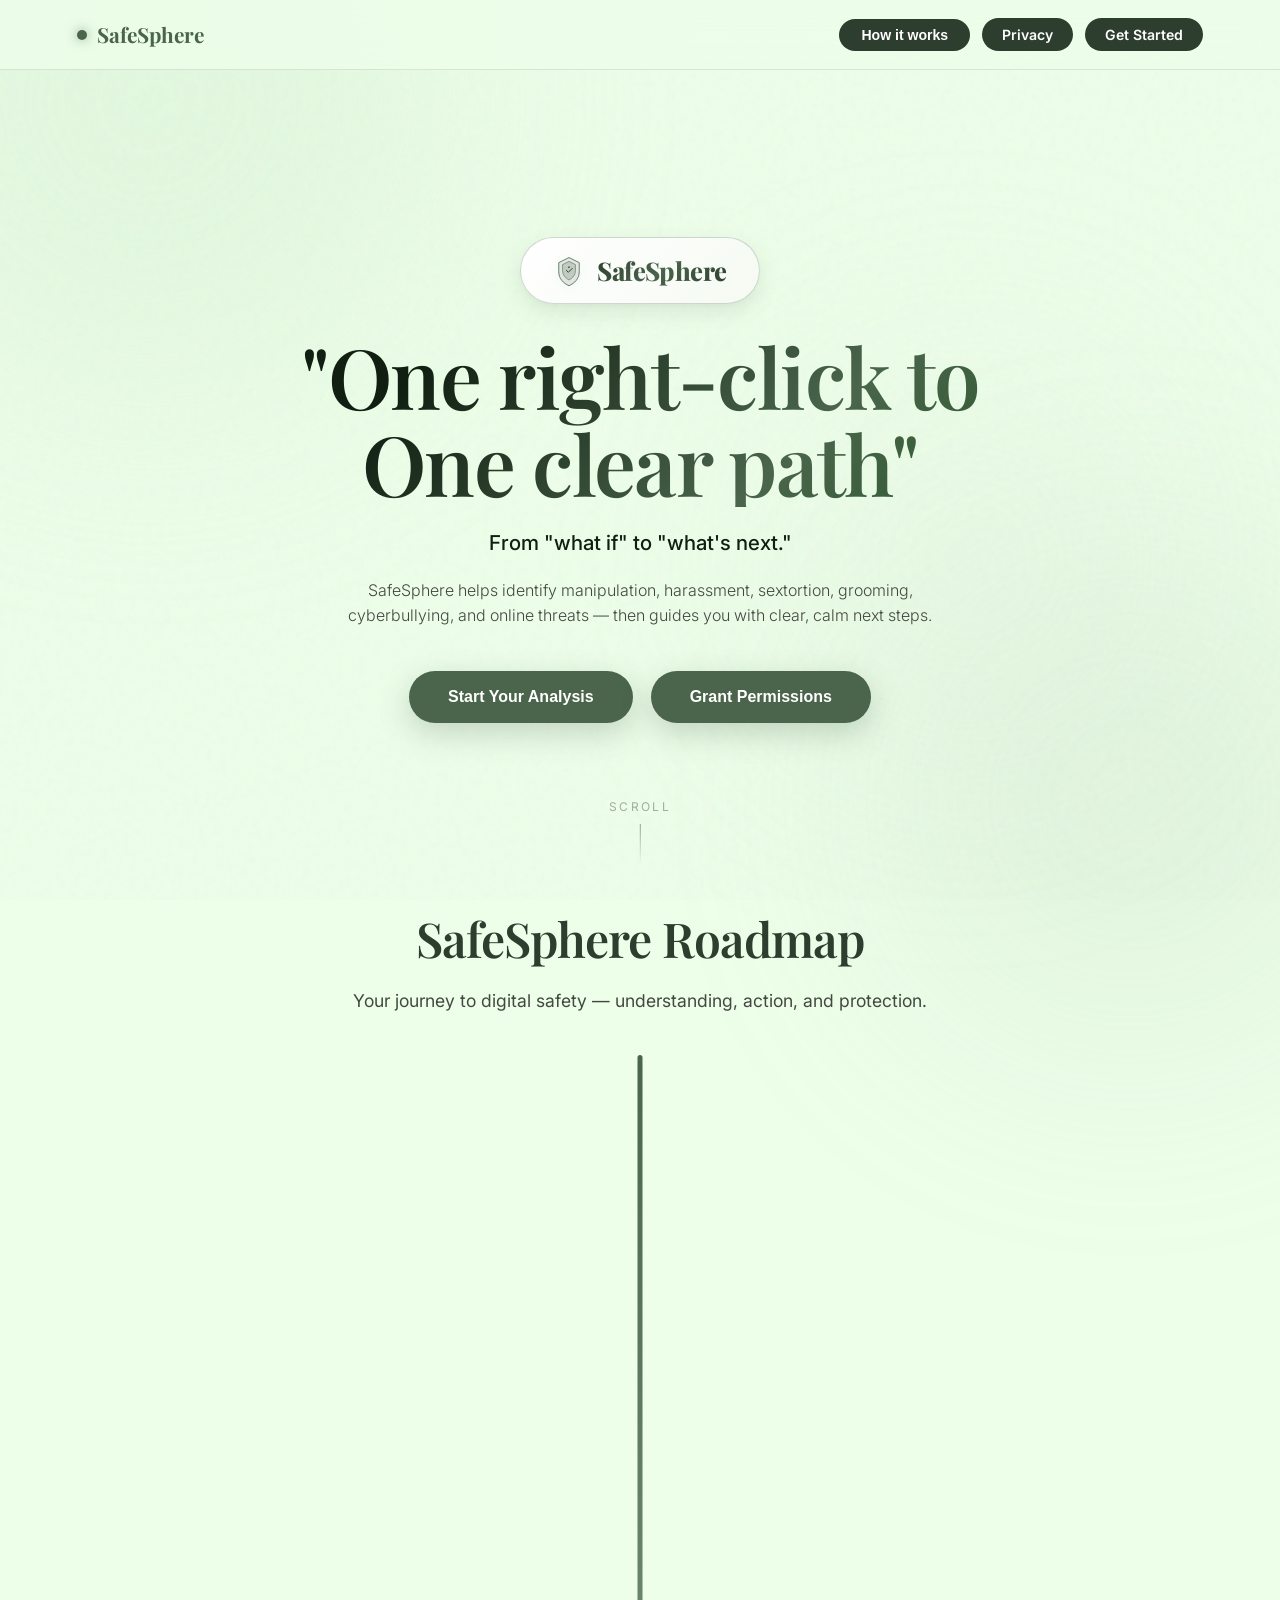
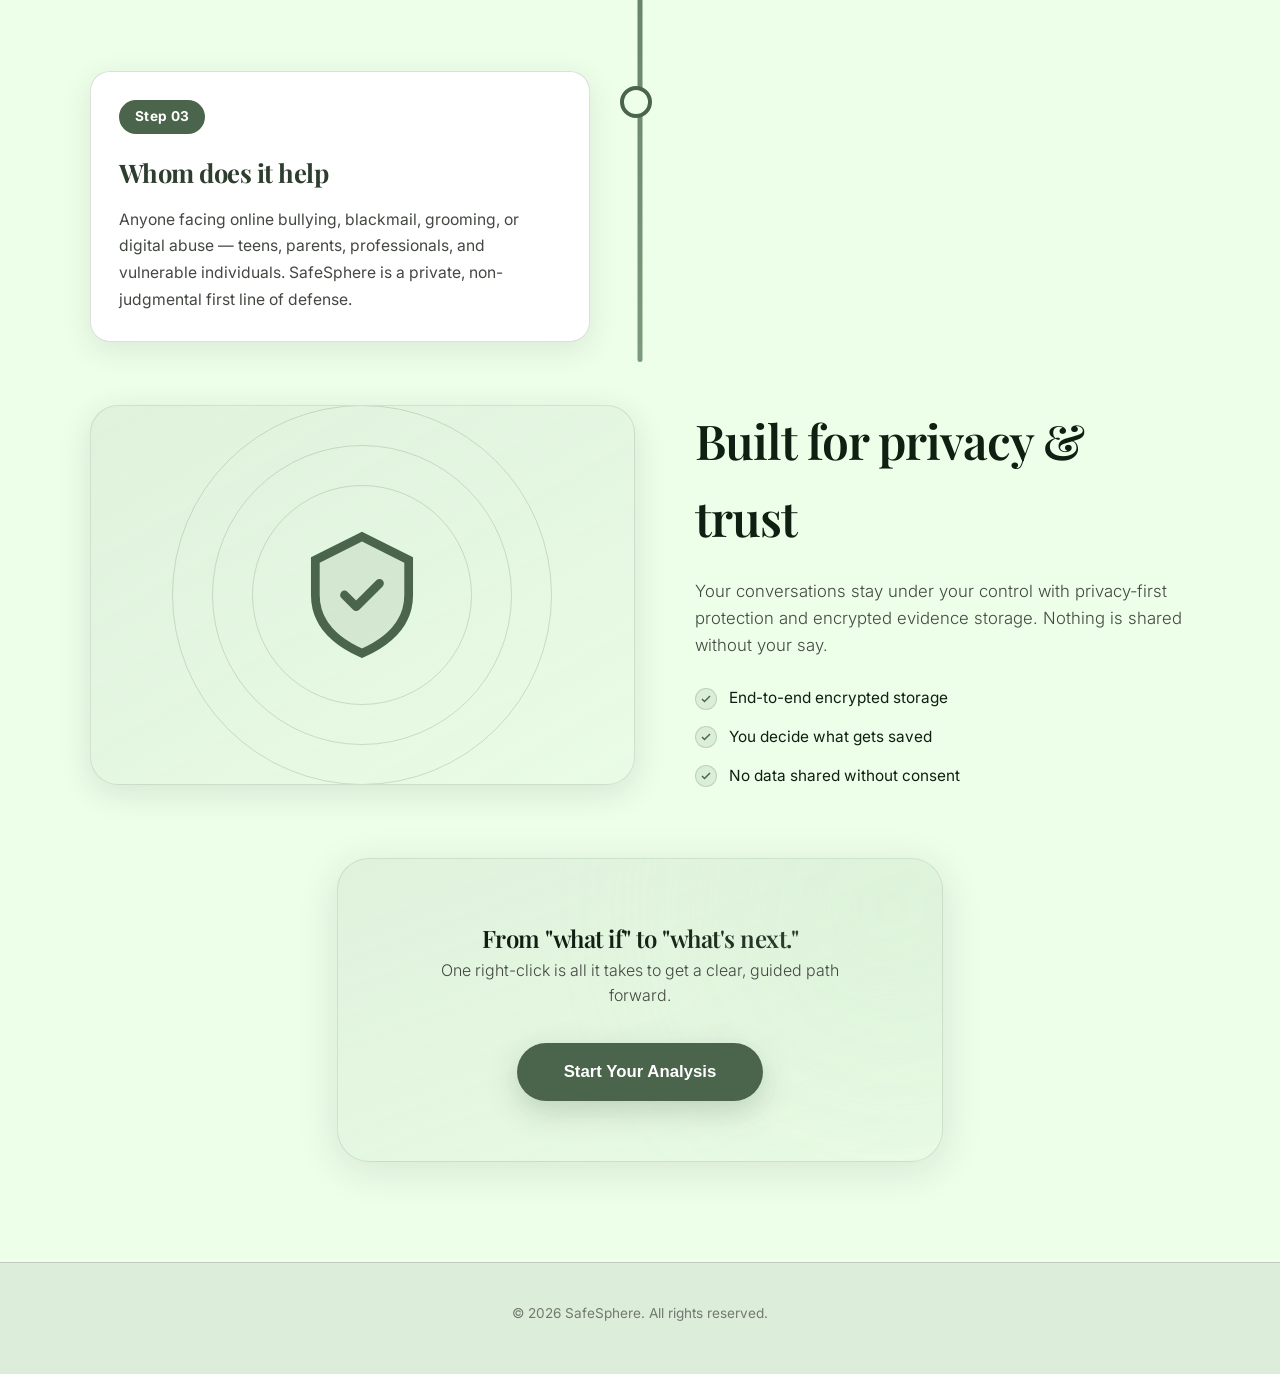
<file: public/index.html>
<!DOCTYPE html>
<html lang="en">
<head>
<meta charset="UTF-8" />
<meta name="viewport" content="width=device-width, initial-scale=1.0" />
<title>SafeSphere — AI-Powered Digital Safety Assistant</title>
<link rel="preconnect" href="https://fonts.googleapis.com">
<link rel="preconnect" href="https://fonts.gstatic.com" crossorigin>
<link href="https://fonts.googleapis.com/css2?family=Space+Grotesk:wght@400;500;600;700&family=Inter:wght@300;400;500;600&family=Playfair+Display:wght@500;600;700;800&family=Source+Serif+4:ital,wght@0,400;0,600;1,400&display=swap" rel="stylesheet">
<link href="https://fonts.googleapis.com/css2?family=Material+Symbols+Outlined:wght,FILL@100..700,0..1&display=swap" rel="stylesheet">
<style>
  /* ===== SafeSphere Light Green Palette ===== */
  :root {
    --primary:        #4a654b;
    --primary-dark:   #2d3d2e;
    --primary-light:  #7d9a7d;
    --primary-soft:   #ccebca;
    --primary-fixed:  #b0ceaf;
    --surface:        #edfee9;
    --surface-low:    #e8f8e4;
    --surface-mid:    #e2f3de;
    --surface-high:   #dcedd9;
    --surface-highest:#d7e7d3;
    --surface-white:  #ffffff;
    --on-surface:     #111f12;
    --on-surface-var: #434841;
    --outline:        #737971;
    --outline-var:    #c3c8bf;
    --glass-border:   rgba(74,101,75,0.15);
    --shadow:         rgba(45,59,45,0.12);
  }

  * { margin:0; padding:0; box-sizing:border-box; }
  html { scroll-behavior:smooth; scrollbar-width:none; -ms-overflow-style:none; }
  html::-webkit-scrollbar, body::-webkit-scrollbar { display:none; }

  body {
    font-family: 'Inter', sans-serif;
    background: var(--surface);
    color: var(--on-surface);
    overflow-x: hidden;
    line-height: 1.6;
    -webkit-font-smoothing: antialiased;
  }

  h1,h2,h3,h4 {
    font-family: 'Playfair Display', serif;
    font-weight: 600;
    letter-spacing: -0.02em;
  }

  /* ===== Subtle background texture ===== */
  .texture-overlay {
    position: fixed; inset: 0; z-index: 0; pointer-events: none;
    background-image: url("data:image/svg+xml,%3Csvg viewBox='0 0 200 200' xmlns='http://www.w3.org/2000/svg'%3E%3Cfilter id='noiseFilter'%3E%3CfeTurbulence type='fractalNoise' baseFrequency='0.65' numOctaves='3' stitchTiles='stitch'/%3E%3C/filter%3E%3Crect width='100%25' height='100%25' filter='url(%23noiseFilter)'/%3E%3C/svg%3E");
    opacity: 0.04;
    mix-blend-mode: multiply;
  }

  /* Soft background orbs in green palette */
  .bg-orb {
    position: fixed; border-radius: 50%;
    filter: blur(120px); opacity: 0.3;
    pointer-events: none; z-index: 0;
  }
  .orb-1 { width:600px; height:600px; background:var(--primary-soft); top:-200px; left:-150px; animation:float1 22s ease-in-out infinite; }
  .orb-2 { width:500px; height:500px; background:var(--primary-fixed); bottom:-150px; right:-100px; opacity:0.18; animation:float2 26s ease-in-out infinite; }
  .orb-3 { width:400px; height:400px; background:var(--surface-high); top:40%; left:60%; opacity:0.2; animation:float1 30s ease-in-out infinite reverse; }

  @keyframes float1 { 0%,100%{ transform:translate(0,0) scale(1); } 50%{ transform:translate(60px,80px) scale(1.1); } }
  @keyframes float2 { 0%,100%{ transform:translate(0,0) scale(1); } 50%{ transform:translate(-50px,-60px) scale(1.15); } }

  /* ===== Nav with Button-style Links ===== */
  nav {
    position: fixed; top:0; left:0; right:0; z-index:100;
    display: flex; align-items:center; justify-content:space-between;
    padding: 18px 6vw;
    background: rgba(237,254,233,0.85);
    backdrop-filter: blur(16px);
    border-bottom: 1px solid var(--glass-border);
    transition: padding 0.3s ease, background 0.3s ease;
  }

  .logo {
    font-family: 'Playfair Display', serif;
    font-size: 1.3rem; font-weight: 700;
    display: flex; align-items:center; gap:10px;
    color: var(--primary);
  }
  .logo-dot {
    width:10px; height:10px; border-radius:50%;
    background: var(--primary);
    box-shadow: 0 0 12px rgba(74,101,75,0.6);
    animation: pulse 2.4s ease-in-out infinite;
  }
  @keyframes pulse {
    0%,100%{ box-shadow:0 0 8px rgba(74,101,75,0.5); transform:scale(1); }
    50%{ box-shadow:0 0 22px rgba(74,101,75,0.8); transform:scale(1.25); }
  }

  .nav-right {
    display: flex;
    align-items: center;
    gap: 12px;
  }

  .nav-link-btn {
    padding: 8px 20px;
    border-radius: 30px;
    background: var(--primary-dark);
    color: #ffffff;
    font-weight: 600;
    font-size: 0.88rem;
    text-decoration: none;
    cursor: pointer;
    transition: all 0.25s ease;
    border: none;
    font-family: 'Inter', sans-serif;
  }

  .nav-link-btn:hover {
    background: #1f2e20;
    transform: translateY(-2px);
    box-shadow: 0 8px 20px rgba(74,101,75,0.3);
  }

  .nav-cta {
    padding: 8px 22px;
    border-radius: 30px;
    background: var(--primary-dark);
    color: #ffffff;
    font-weight: 600;
    font-size: 0.88rem;
    border: none;
    cursor: pointer;
    transition: transform 0.25s ease, box-shadow 0.25s ease, background 0.25s ease;
  }
  .nav-cta:hover {
    transform: translateY(-2px);
    box-shadow: 0 8px 24px rgba(74,101,75,0.35);
    background: #1f2e20;
  }

  /* ===== Hero with Enhanced SafeSphere Logo Button ===== */
  .hero {
    position: relative; z-index: 2;
    min-height: 100vh;
    display: flex; flex-direction:column; align-items:center; justify-content:center;
    text-align: center;
    padding: 140px 6vw 80px;
  }

  .safesphere-logo-btn {
    display: inline-flex;
    align-items: center;
    justify-content: center;
    gap: 12px;
    background: linear-gradient(135deg, #ffffff 0%, #f5faf2 100%);
    backdrop-filter: blur(8px);
    padding: 12px 32px;
    border-radius: 60px;
    margin-bottom: 28px;
    border: 1px solid rgba(74,101,75,0.25);
    box-shadow: 0 8px 20px rgba(74,101,75,0.12), 0 2px 6px rgba(0,0,0,0.03);
    transition: all 0.4s cubic-bezier(0.2, 0.9, 0.4, 1.1);
    cursor: default;
    position: relative;
    overflow: hidden;
  }

  .safesphere-logo-btn::before {
    content: '';
    position: absolute;
    top: 0;
    left: -100%;
    width: 100%;
    height: 100%;
    background: linear-gradient(90deg, transparent, rgba(74,101,75,0.08), transparent);
    transition: left 0.6s ease;
  }

  .safesphere-logo-btn:hover::before {
    left: 100%;
  }

  .safesphere-logo-btn:hover {
    transform: translateY(-3px);
    box-shadow: 0 16px 32px rgba(74,101,75,0.18), 0 4px 12px rgba(0,0,0,0.05);
    border-color: rgba(74,101,75,0.4);
  }

  .logo-shield-icon {
    width: 32px;
    height: 32px;
    filter: drop-shadow(0 2px 4px rgba(74,101,75,0.15));
    animation: gentleFloat 3s ease-in-out infinite;
  }

  @keyframes gentleFloat {
    0%, 100% { transform: translateY(0px); }
    50% { transform: translateY(-3px); }
  }

  .logo-shield-icon svg {
    width: 100%;
    height: 100%;
  }

  .logo-text-large {
    font-size: 1.6rem;
    font-family: 'Playfair Display', serif;
    font-weight: 800;
    background: linear-gradient(135deg, #2d3d2e 0%, #4a654b 50%, #2d3d2e 100%);
    -webkit-background-clip: text;
    background-clip: text;
    color: transparent;
    letter-spacing: -0.02em;
  }

  .hero h1 {
    font-size: clamp(2.6rem, 7vw, 5.2rem);
    line-height: 1.05;
    max-width: 14ch;
    background: linear-gradient(135deg, var(--on-surface) 20%, var(--primary) 70%, #2D5A2E 100%);
    -webkit-background-clip: text;
    background-clip: text;
    color: transparent;
    opacity: 0;
    animation: fadeUp 0.9s ease forwards;
    animation-delay: 0.2s;
    margin-top: 0;
    margin-bottom: 20px;
  }

  .hero .tagline {
    margin-top: 0;
    font-size: clamp(1rem, 1.6vw, 1.35rem);
    color: var(--on-surface);
    font-weight: 500;
    opacity: 0;
    animation: fadeUp 0.9s ease forwards;
    animation-delay: 0.35s;
  }

  .hero .subtext {
    margin-top: 18px;
    max-width: 640px;
    color: var(--on-surface-var);
    font-size: 1rem;
    font-weight: 300;
    opacity: 0;
    animation: fadeUp 0.9s ease forwards;
    animation-delay: 0.5s;
  }

  .hero-actions {
    margin-top: 42px;
    display: flex;
    gap: 18px;
    flex-wrap: wrap;
    justify-content: center;
    opacity: 0;
    animation: fadeUp 0.9s ease forwards;
    animation-delay: 0.65s;
  }

  @keyframes fadeUp {
    from {
      opacity: 0;
      transform: translateY(28px);
    }
    to {
      opacity: 1;
      transform: translateY(0);
    }
  }

  .btn-primary {
    padding: 16px 38px;
    border-radius: 40px;
    background: var(--primary);
    color: #ffffff;
    border: 1px solid rgba(74,101,75,0.4);
    cursor: pointer;
    font-weight: 600;
    font-size: 1rem;
    box-shadow: 0 10px 30px rgba(74,101,75,0.25);
    transition: transform 0.3s ease, box-shadow 0.3s ease, background 0.3s ease;
    position: relative;
    overflow: hidden;
  }
  .btn-primary::before {
    content: '';
    position: absolute;
    inset: 0;
    background: linear-gradient(120deg, transparent, rgba(255,255,255,0.4), transparent);
    transform: translateX(-100%);
    transition: transform 0.6s ease;
  }
  .btn-primary:hover::before {
    transform: translateX(100%);
  }
  .btn-primary:hover {
    transform: translateY(-3px);
    box-shadow: 0 14px 36px rgba(74,101,75,0.4);
    background: #334d35;
  }

  .btn-permission {
    padding: 16px 38px;
    border-radius: 40px;
    background: var(--primary);
    color: #ffffff;
    border: 1px solid rgba(74,101,75,0.4);
    cursor: pointer;
    font-weight: 600;
    font-size: 1rem;
    box-shadow: 0 10px 30px rgba(74,101,75,0.25);
    transition: transform 0.3s ease, box-shadow 0.3s ease, background 0.3s ease;
    position: relative;
    overflow: hidden;
  }
  .btn-permission::before {
    content: '';
    position: absolute;
    inset: 0;
    background: linear-gradient(120deg, transparent, rgba(255,255,255,0.4), transparent);
    transform: translateX(-100%);
    transition: transform 0.6s ease;
  }
  .btn-permission:hover::before {
    transform: translateX(100%);
  }
  .btn-permission:hover {
    transform: translateY(-3px);
    box-shadow: 0 14px 36px rgba(74,101,75,0.4);
    background: #334d35;
  }

  .scroll-cue {
    position: absolute;
    bottom: 36px;
    left: 50%;
    transform: translateX(-50%);
    display: flex;
    flex-direction: column;
    align-items: center;
    gap: 8px;
    color: var(--outline);
    font-size: 0.75rem;
    letter-spacing: 0.2em;
    opacity: 0.6;
  }
  .scroll-cue .line {
    width: 1px;
    height: 40px;
    background: linear-gradient(var(--primary), transparent);
    animation: scrollLine 2s ease-in-out infinite;
  }
  @keyframes scrollLine {
    0% {
      transform: scaleY(0);
      transform-origin: top;
      opacity: 0;
    }
    40% {
      transform: scaleY(1);
      transform-origin: top;
      opacity: 1;
    }
    60% {
      transform: scaleY(1);
      transform-origin: bottom;
      opacity: 1;
    }
    100% {
      transform: scaleY(0);
      transform-origin: bottom;
      opacity: 0;
    }
  }

  section { position:relative; z-index:2; }

  .reveal {
    opacity:0; transform:translateY(40px);
    transition: opacity 0.8s ease, transform 0.8s ease;
  }
  .reveal.visible { opacity:1; transform:translateY(0); }

  .roadmap-wrapper {
    background: transparent;
    padding: 0 20px 20px 20px;
    position: relative;
    z-index: 2;
  }

  .roadmap-header {
    text-align: center;
    margin-bottom: 40px;
  }

  .roadmap-header h2 {
    font-size: 3rem;
    color: #2d3d2e;
    margin-bottom: 10px;
  }

  .roadmap-header p {
    color: #434841;
    font-size: 1.1rem;
  }

  .timeline {
    position: relative;
    max-width: 1200px;
    margin: auto;
  }

  .timeline::after {
    content: '';
    position: absolute;
    width: 5px;
    background: linear-gradient(to bottom, #4a654b, #7d9a7d);
    top: 0;
    bottom: 0;
    left: 50%;
    transform: translateX(-50%);
    border-radius: 10px;
  }

  .container {
    padding: 20px 50px;
    position: relative;
    width: 50%;
  }

  .left { left: 0; }
  .right { left: 50%; }

  .container::after {
    content: '';
    position: absolute;
    width: 24px;
    height: 24px;
    background: #edfee9;
    border: 4px solid #4a654b;
    top: 35px;
    border-radius: 50%;
    z-index: 2;
    transition: .3s;
    opacity: 0;
  }

  .container.visible::after {
    opacity: 1;
    transition: opacity 0.4s ease 0.5s;
  }

  .left::after { right: -12px; }
  .right::after { left: -12px; }

  .container:hover::after {
    background: #4a654b;
    box-shadow: 0 0 20px rgba(74,101,75,0.5);
  }

  .flip-wrapper {
    position: relative;
    transform-style: preserve-3d;
    transition: transform 0.85s cubic-bezier(0.23, 1, 0.32, 1), opacity 0.6s ease;
    opacity: 0;
  }

  .left .flip-wrapper {
    transform: rotateY(-80deg) translateX(-30px);
  }

  .right .flip-wrapper {
    transform: rotateY(80deg) translateX(30px);
  }

  .container.visible .flip-wrapper {
    opacity: 1;
    transform: rotateY(0deg) translateX(0);
  }

  .content {
    position: relative;
    padding: 28px;
    background: #ffffff;
    backdrop-filter: blur(0px);
    border: 1px solid rgba(74,101,75,0.2);
    border-radius: 20px;
    box-shadow: 0 8px 30px rgba(45, 59, 45, 0.1);
    transition: transform .35s ease, box-shadow .35s ease;
    overflow: hidden;
  }

  .content:hover {
    transform: translateY(-6px);
    box-shadow: 0 18px 40px rgba(74, 101, 75, 0.15);
    border-color: #4a654b;
  }

  .left .content::before {
    content: "";
    position: absolute;
    top: 28px;
    right: -12px;
    width: 0;
    height: 0;
    border-width: 10px 0 10px 12px;
    border-style: solid;
    border-color: transparent transparent transparent #ffffff;
    filter: drop-shadow(1px 0 0 rgba(74,101,75,0.2));
  }

  .right .content::before {
    content: "";
    position: absolute;
    top: 28px;
    left: -12px;
    width: 0;
    height: 0;
    border-width: 10px 12px 10px 0;
    border-style: solid;
    border-color: transparent #ffffff transparent transparent;
    filter: drop-shadow(-1px 0 0 rgba(74,101,75,0.2));
  }

  .phase {
    display: inline-block;
    padding: 6px 16px;
    border-radius: 50px;
    background: #4a654b;
    color: #ffffff;
    font-size: .85rem;
    font-weight: 700;
    margin-bottom: 18px;
    border: none;
    letter-spacing: 0.3px;
  }

  .content h3 {
    margin-bottom: 14px;
    font-size: 1.6rem;
    color: #2d3d2e;
    font-family: 'Playfair Display', serif;
    font-weight: 700;
  }

  .content p {
    color: #434841;
    line-height: 1.7;
    font-size: 0.98rem;
  }

  .container:nth-child(1) .flip-wrapper { transition-delay: 0s; }
  .container:nth-child(2) .flip-wrapper { transition-delay: 0.15s; }
  .container:nth-child(3) .flip-wrapper { transition-delay: 0.3s; }

  .privacy-section {
    max-width:1100px; margin:0 auto;
    display:grid; grid-template-columns:1.1fr 1fr; gap:60px; align-items:center;
    padding-top: 20px;
    padding-bottom: 40px;
  }

  .privacy-visual {
    position:relative; height:380px; border-radius:28px;
    background: linear-gradient(150deg, rgba(74,101,75,0.08), rgba(204,235,202,0.12));
    border: 1px solid var(--glass-border);
    overflow:hidden;
    display:flex; align-items:center; justify-content:center;
    box-shadow: 0 8px 32px var(--shadow);
  }

  .shield { width:140px; height:160px; position:relative; }
  .shield svg { width:100%; height:100%; }

  .ring {
    position:absolute; border-radius:50%;
    border: 1px solid rgba(74,101,75,0.2);
    animation: ringPulse 4s ease-in-out infinite;
  }
  .ring-1 { width:220px; height:220px; top:50%; left:50%; transform:translate(-50%,-50%); }
  .ring-2 { width:300px; height:300px; top:50%; left:50%; transform:translate(-50%,-50%); animation-delay:1s; }
  .ring-3 { width:380px; height:380px; top:50%; left:50%; transform:translate(-50%,-50%); animation-delay:2s; }

  @keyframes ringPulse {
    0%{ opacity:0.6; transform:translate(-50%,-50%) scale(0.9); }
    50%{ opacity:0.15; transform:translate(-50%,-50%) scale(1.05); }
    100%{ opacity:0.6; transform:translate(-50%,-50%) scale(0.9); }
  }

  .privacy-text h2 { font-size:clamp(2rem,4vw,3rem); margin-bottom:22px; color:var(--on-surface); }
  .privacy-text p { color:var(--on-surface-var); font-size:1.05rem; font-weight:300; margin-bottom:18px; max-width:500px; }

  .privacy-list { list-style:none; margin-top:28px; display:flex; flex-direction:column; gap:14px; }
  .privacy-list li { display:flex; align-items:center; gap:12px; color:var(--on-surface); font-size:0.96rem; }
  .privacy-list li .check {
    width:22px; height:22px; border-radius:50%;
    background: rgba(74,101,75,0.1);
    border: 1px solid rgba(74,101,75,0.2);
    display:flex; align-items:center; justify-content:center; flex-shrink:0;
  }
  .privacy-list li .check svg { width:12px; height:12px; stroke:var(--primary); }

  .cta-section {
    text-align:center; max-width:760px; margin:0 auto;
    padding: 30px 6vw 100px;
  }

  .cta-card {
    border-radius:32px; padding:60px 6vw;
    background: linear-gradient(160deg, rgba(74,101,75,0.08), rgba(204,235,202,0.15));
    border: 1px solid var(--glass-border);
    position:relative; overflow:hidden;
    box-shadow: 0 8px 40px var(--shadow);
  }
  .cta-card::before {
    content:''; position:absolute;
    width:300px; height:300px;
    background: var(--primary-soft); opacity:0.3; filter:blur(100px);
    top:-100px; right:-100px; border-radius:50%;
    animation: float1 18s ease-in-out infinite;
  }
  .cta-card h2 {
    font-size: clamp(1.9rem, 4vw, 2.8rem);
    margin-bottom: 18px;
    position: relative;
    z-index: 2;
    color: var(--on-surface);
  }
  .cta-card p {
    color: var(--on-surface-var);
    font-weight: 300;
    margin-bottom: 34px;
    position: relative;
    z-index: 2;
  }
  .cta-card .btn-primary {
    position: relative;
    z-index: 2;
    font-size: 1.05rem;
    padding: 18px 46px;
  }

  footer {
    text-align:center; padding:40px 6vw 50px;
    color:var(--outline); font-size:0.85rem;
    border-top:1px solid var(--outline-var);
    background: var(--surface-high);
    position:relative; z-index:2;
  }

  /* Cinematic Intro Styles */
  #cinematic-intro {
    position: fixed;
    inset: 0;
    z-index: 9999;
    background: #080f09;
    overflow: hidden;
    display: flex;
    align-items: center;
    justify-content: center;
  }

  #cinematic-intro.fade-out {
    animation: introFadeOut 0.5s ease-in-out forwards;
  }

  @keyframes introFadeOut {
    0%   { opacity: 1; transform: scale(1); }
    100% { opacity: 0; transform: scale(1.05); pointer-events: none; }
  }

  #cosmos-canvas {
    position: absolute;
    inset: 0;
    width: 100%;
    height: 100%;
  }

  .nebula {
    position: absolute;
    border-radius: 50%;
    filter: blur(90px);
    pointer-events: none;
  }
  .nebula-1 {
    width: 600px; height: 600px;
    background: radial-gradient(circle, rgba(74,101,75,0.22) 0%, transparent 70%);
    top: -10%; left: -15%;
    animation: nebulaFloat 18s ease-in-out infinite;
  }
  .nebula-2 {
    width: 500px; height: 500px;
    background: radial-gradient(circle, rgba(125,154,125,0.18) 0%, transparent 70%);
    bottom: -10%; right: -10%;
    animation: nebulaFloat 22s ease-in-out infinite reverse;
  }
  .nebula-3 {
    width: 400px; height: 400px;
    background: radial-gradient(circle, rgba(204,235,202,0.12) 0%, transparent 70%);
    top: 40%; left: 55%;
    animation: nebulaFloat 26s ease-in-out infinite;
  }

  @keyframes nebulaFloat {
    0%,100% { transform: translate(0,0) scale(1); }
    33%      { transform: translate(40px, 60px) scale(1.08); }
    66%      { transform: translate(-30px, 30px) scale(0.94); }
  }

  #tagline-display {
    position: absolute;
    inset: 0;
    display: flex;
    align-items: center;
    justify-content: center;
    flex-direction: column;
    z-index: 10;
    pointer-events: none;
  }

  .tagline-text {
    font-family: 'Playfair Display', serif;
    font-size: clamp(2.4rem, 7vw, 5.5rem);
    font-weight: 700;
    color: transparent;
    background: linear-gradient(135deg, #ccebca 0%, #7d9a7d 40%, #4a654b 80%);
    -webkit-background-clip: text;
    background-clip: text;
    text-align: center;
    letter-spacing: -0.02em;
    line-height: 1.1;
    opacity: 0;
  }

  .tagline-text .letter {
    display: inline-block;
    opacity: 0;
    transform: translateY(20px);
    transition: opacity 0.03s ease, transform 0.05s ease;
  }

  .tagline-text .letter.visible {
    opacity: 1;
    transform: translateY(0);
  }

  .intro-logo {
    position: absolute;
    inset: 0;
    display: flex;
    flex-direction: column;
    align-items: center;
    justify-content: center;
    z-index: 11;
    pointer-events: none;
    opacity: 0;
  }

  .intro-logo-mark {
    width: 80px;
    height: 80px;
    position: relative;
    margin-bottom: 20px;
  }

  .intro-logo-mark svg {
    width: 100%;
    height: 100%;
    filter: drop-shadow(0 0 20px rgba(74,101,75,0.8));
  }

  .intro-logo-name {
    font-family: 'Playfair Display', serif;
    font-size: clamp(2rem, 5vw, 3.6rem);
    font-weight: 700;
    color: transparent;
    background: linear-gradient(135deg, #ccebca 0%, #7d9a7d 50%, #4a654b 100%);
    -webkit-background-clip: text;
    background-clip: text;
    letter-spacing: 0.08em;
    margin-bottom: 16px;
  }

  .intro-logo-tagline {
    font-family: 'Inter', sans-serif;
    font-size: clamp(0.9rem, 2vw, 1.2rem);
    font-weight: 300;
    color: rgba(204,235,202,0.8);
    letter-spacing: 0.25em;
    text-transform: uppercase;
  }

  .portal-ring {
    position: absolute;
    border-radius: 50%;
    border: 1px solid rgba(74,101,75,0.3);
    top: 50%; left: 50%;
    transform: translate(-50%, -50%) scale(0);
    pointer-events: none;
    opacity: 0;
  }

  @media (max-width: 860px) {
    .privacy-section { grid-template-columns:1fr; gap:46px; padding-top: 20px; padding-bottom: 30px; }
    .privacy-visual { height:300px; order:-1; }
    .nav-right { gap: 8px; }
    .nav-link-btn, .nav-cta { padding: 6px 14px; font-size: 0.8rem; }
    .safesphere-logo-btn { padding: 10px 24px; gap: 10px; }
    .logo-shield-icon { width: 28px; height: 28px; }
    .logo-text-large { font-size: 1.3rem; }
    
    .timeline::after { left: 30px; }
    .container {
      width: 100%;
      padding-left: 70px;
      padding-right: 20px;
    }
    .left, .right { left: 0; }
    .container::after { left: 18px; }
    .left .flip-wrapper { transform: rotateY(-60deg) translateX(-20px); }
    .right .flip-wrapper { transform: rotateY(-60deg) translateX(-20px); }
    .left .content::before, .right .content::before {
      left: -12px;
      right: auto;
      border-width: 10px 12px 10px 0;
      border-color: transparent #ffffff transparent transparent;
    }
    .roadmap-header h2 { font-size: 2rem; }
    .roadmap-header p { font-size: 0.95rem; }
    .content h3 { font-size: 1.3rem; }
    .roadmap-wrapper { padding-bottom: 10px; }
    .cta-section { padding: 20px 6vw 80px; }
  }
  @media (max-width: 520px) {
    .hero { padding-top:120px; }
    .content { padding: 20px; }
    .safesphere-logo-btn { padding: 8px 20px; gap: 8px; }
    .logo-shield-icon { width: 24px; height: 24px; }
    .logo-text-large { font-size: 1.1rem; }
    .privacy-section { padding-top: 10px; padding-bottom: 20px; }
    .cta-section { padding: 15px 6vw 60px; }
    .cta-card { padding: 40px 20px; }
    .nav-right { gap: 6px; }
    .nav-link-btn, .nav-cta { padding: 5px 10px; font-size: 0.75rem; }
    .btn-primary, .btn-permission { padding: 12px 24px; font-size: 0.9rem; }
  }
</style>
</head>
<body>

<!-- CINEMATIC INTRO -->
<div id="cinematic-intro">
  <canvas id="cosmos-canvas"></canvas>
  <div class="nebula nebula-1"></div>
  <div class="nebula nebula-2"></div>
  <div class="nebula nebula-3"></div>
  <div class="portal-ring" id="pRing1" style="width:100px;height:100px;"></div>
  <div class="portal-ring" id="pRing2" style="width:200px;height:200px;"></div>
  <div class="portal-ring" id="pRing3" style="width:320px;height:320px;"></div>
  <div id="tagline-display">
    <div class="tagline-text" id="tagline1"></div>
    <div class="tagline-text" id="tagline2" style="display:none;"></div>
  </div>
  <div class="intro-logo" id="intro-logo">
    <div class="intro-logo-mark">
      <svg viewBox="0 0 60 68" fill="none" xmlns="http://www.w3.org/2000/svg">
        <path d="M30 4L54 16V34C54 49 43.5 60 30 66C16.5 60 6 49 6 34V16L30 4Z" fill="rgba(74,101,75,0.15)" stroke="#7d9a7d" stroke-width="2"/>
        <path d="M30 4L54 16V34C54 49 43.5 60 30 66C16.5 60 6 49 6 34V16L30 4Z" fill="none" stroke="rgba(204,235,202,0.5)" stroke-width="0.5"/>
        <path d="M22 34l5 5 11-11" stroke="#ccebca" stroke-width="3" stroke-linecap="round" stroke-linejoin="round"/>
      </svg>
    </div>
    <div class="intro-logo-name">SafeSphere</div>
    <div class="intro-logo-tagline">From What If · To What's Next</div>
  </div>
</div>

<!-- MAIN WEBSITE -->
<div id="main-site">

  <div class="bg-orb orb-1"></div>
  <div class="bg-orb orb-2"></div>
  <div class="bg-orb orb-3"></div>
  <div class="texture-overlay"></div>

  <nav>
    <div class="logo">
      <span class="logo-dot"></span> SafeSphere
    </div>
    <div class="nav-right">
      <button class="nav-cta" id="howItWorksBtn">How it works</button>
      <button class="nav-link-btn" id="privacyNavBtn">Privacy</button>
      <button class="nav-link-btn" id="getStartedNavBtn">Get Started</button>
    </div>
  </nav>

  <section class="hero">
    <div class="safesphere-logo-btn">
      <div class="logo-shield-icon">
        <svg viewBox="0 0 100 100" fill="none" xmlns="http://www.w3.org/2000/svg">
          <path d="M50 8L18 24v28c0 22 14 36 32 44 18-8 32-22 32-44V24L50 8z" fill="rgba(74,101,75,0.12)" stroke="#4a654b" stroke-width="2.5" stroke-linejoin="round"/>
          <path d="M50 20L30 30v18c0 14 8 24 20 30 12-6 20-16 20-30V30L50 20z" fill="rgba(74,101,75,0.2)" stroke="#4a654b" stroke-width="1.8"/>
          <path d="M42 48l6 6 12-12" stroke="#2d3d2e" stroke-width="3" stroke-linecap="round" stroke-linejoin="round"/>
          <circle cx="50" cy="38" r="3" fill="#4a654b"/>
        </svg>
      </div>
      <span class="logo-text-large">SafeSphere</span>
    </div>
    
    <h1>"One right-click to One clear path"</h1>
    <p class="tagline">From "what if" to "what's next."</p>
    <p class="subtext">SafeSphere helps identify manipulation, harassment, sextortion, grooming, cyberbullying, and online threats — then guides you with clear, calm next steps.</p>
    <div class="hero-actions">
      <button class="btn-primary" id="startAnalysisBtn">Start Your Analysis</button>
      <button class="btn-permission" id="grantBtn">Grant Permissions</button>
    </div>
    <div class="scroll-cue">
      <span>SCROLL</span>
      <div class="line"></div>
    </div>
  </section>

  <div class="roadmap-wrapper" id="roadmap">
    <div class="roadmap-header">
      <h2>SafeSphere Roadmap</h2>
      <p>Your journey to digital safety — understanding, action, and protection.</p>
    </div>

    <div class="timeline">
      <div class="container left">
        <div class="flip-wrapper">
          <div class="content">
            <span class="phase">Step 01</span>
            <h3>About SafeSphere</h3>
            <p>SafeSphere is a compassionate AI companion built to detect manipulation, harassment, sextortion, grooming, and cyber threats — turning confusion into clarity, fear into action.</p>
          </div>
        </div>
      </div>

      <div class="container right">
        <div class="flip-wrapper">
          <div class="content">
            <span class="phase">Step 02</span>
            <h3>How does it work</h3>
            <p>Simply paste any conversation, email, or message. Our AI analyzes language patterns, threat indicators, and emotional manipulation, then provides a risk assessment and step-by-step guidance tailored to you.</p>
          </div>
        </div>
      </div>

      <div class="container left">
        <div class="flip-wrapper">
          <div class="content">
            <span class="phase">Step 03</span>
            <h3>Whom does it help</h3>
            <p>Anyone facing online bullying, blackmail, grooming, or digital abuse — teens, parents, professionals, and vulnerable individuals. SafeSphere is a private, non-judgmental first line of defense.</p>
          </div>
        </div>
      </div>
    </div>
  </div>

  <section id="privacy" class="privacy-section">
    <div class="privacy-visual reveal">
      <div class="ring ring-1"></div>
      <div class="ring ring-2"></div>
      <div class="ring ring-3"></div>
      <div class="shield">
        <svg viewBox="0 0 24 24" fill="none" stroke="#4a654b" stroke-width="1.5">
          <path d="M12 2l8 4v6c0 5-3.5 8-8 10-4.5-2-8-5-8-10V6l8-4z" fill="rgba(74,101,75,0.1)"/>
          <path d="M9 12l2 2 4-4" stroke-linecap="round" stroke-linejoin="round"/>
        </svg>
      </div>
    </div>

    <div class="privacy-text reveal">
      <h2>Built for privacy &amp; trust</h2>
      <p>Your conversations stay under your control with privacy-first protection and encrypted evidence storage. Nothing is shared without your say.</p>
      <ul class="privacy-list">
        <li>
          <span class="check">
            <svg viewBox="0 0 24 24" fill="none" stroke="currentColor" stroke-width="3">
              <polyline points="20 6 9 17 4 12"/>
            </svg>
          </span>
          End-to-end encrypted storage
        </li>
        <li>
          <span class="check">
            <svg viewBox="0 0 24 24" fill="none" stroke="currentColor" stroke-width="3">
              <polyline points="20 6 9 17 4 12"/>
            </svg>
          </span>
          You decide what gets saved
        </li>
        <li>
          <span class="check">
            <svg viewBox="0 0 24 24" fill="none" stroke="currentColor" stroke-width="3">
              <polyline points="20 6 9 17 4 12"/>
            </svg>
          </span>
          No data shared without consent
        </li>
      </ul>
    </div>
  </section>

  <section id="cta" class="cta-section">
    <div class="cta-card reveal">
      <h1>From "what if" to "what's next."</h1>
      <p>One right-click is all it takes to get a clear, guided path forward.</p>
      <button class="btn-primary" id="footerAnalysisBtn">Start Your Analysis</button>
    </div>
  </section>

  <footer>
    © 2026 SafeSphere. All rights reserved.
  </footer>

</div>

<script>
(function() {
  'use strict';

  const canvas = document.getElementById('cosmos-canvas');
  const ctx = canvas.getContext('2d');
  let W, H, particles = [], cameraZ = 0, running = true;

  function resize() {
    W = canvas.width = window.innerWidth;
    H = canvas.height = window.innerHeight;
  }
  resize();
  window.addEventListener('resize', resize);

  function mkParticle(random) {
    const angle = Math.random() * Math.PI * 2;
    const radius = random ? Math.random() * Math.max(W, H) : (Math.random() * 0.6 + 0.2) * Math.max(W, H);
    const speed = 1.2 + Math.random() * 1.5;
    const r = 1 + Math.random() * 2.5;
    const palette = [[74,101,75], [125,154,125], [176,206,175], [204,235,202], [237,254,233]];
    const col = palette[Math.floor(Math.random() * palette.length)];
    return {
      x: Math.cos(angle) * radius + W / 2,
      y: Math.sin(angle) * radius + H / 2,
      z: Math.random() * 2000,
      r, speed,
      color: `rgba(${col[0]},${col[1]},${col[2]},`,
      twinkle: Math.random() * Math.PI * 2,
      twinkleSpeed: 0.05 + Math.random() * 0.06,
    };
  }

  for (let i = 0; i < 280; i++) particles.push(mkParticle(true));

  function drawParticles() {
    ctx.clearRect(0, 0, W, H);
    const vgr = ctx.createRadialGradient(W/2, H/2, 0, W/2, H/2, Math.max(W,H)*0.7);
    vgr.addColorStop(0, 'rgba(8,15,9,0)');
    vgr.addColorStop(1, 'rgba(8,15,9,0.7)');
    ctx.fillStyle = vgr;
    ctx.fillRect(0, 0, W, H);

    particles.forEach(p => {
      p.twinkle += p.twinkleSpeed;
      p.z -= p.speed + cameraZ;
      if (p.z <= 0) { Object.assign(p, mkParticle(false)); p.z = 2000; }
      const perspective = 800 / (p.z + 1);
      const px = (p.x - W/2) * perspective + W/2;
      const py = (p.y - H/2) * perspective + H/2;
      const pr = p.r * perspective;
      const alpha = Math.min(0.5, (0.3 + 0.25 * Math.sin(p.twinkle)) * (1 - p.z / 2200));
      if (px < -pr || px > W+pr || py < -pr || py > H+pr) return;
      ctx.beginPath();
      ctx.arc(px, py, Math.max(0.3, pr), 0, Math.PI * 2);
      ctx.fillStyle = p.color + alpha + ')';
      ctx.fill();
    });
  }

  function animLoop() {
    if (!running) return;
    drawParticles();
    requestAnimationFrame(animLoop);
  }
  requestAnimationFrame(animLoop);

  function delay(ms) { return new Promise(r => setTimeout(r, ms)); }

  function revealLetters(el, text, msPerLetter) {
    return new Promise(resolve => {
      el.innerHTML = '';
      [...text].forEach(ch => {
        const span = document.createElement('span');
        span.className = 'letter';
        span.textContent = ch === ' ' ? '\u00A0' : ch;
        el.appendChild(span);
      });
      el.style.opacity = '1';
      el.style.display = 'block';
      const spans = el.querySelectorAll('.letter');
      let i = 0;
      function next() {
        if (i < spans.length) { spans[i].classList.add('visible'); i++; setTimeout(next, msPerLetter); }
        else resolve();
      }
      next();
    });
  }

  async function runIntro() {
    cameraZ = 2;
    await delay(50);
    
    const t1 = document.getElementById('tagline1');
    await revealLetters(t1, 'SafeSphere', 40);
    await delay(200);
    
    t1.style.opacity = '0';
    await delay(100);
    
    const logo = document.getElementById('intro-logo');
    logo.style.transition = 'opacity 0.3s ease, transform 0.3s ease';
    logo.style.opacity = '1';
    logo.style.transform = 'scale(1)';
    await delay(300);
    
    const intro = document.getElementById('cinematic-intro');
    intro.classList.add('fade-out');
    await delay(400);
    
    intro.style.display = 'none';
    running = false;
    const site = document.getElementById('main-site');
    site.style.opacity = '1';
    site.style.pointerEvents = 'all';
  }

  const site = document.getElementById('main-site');
  site.style.opacity = '0';
  site.style.pointerEvents = 'none';
  site.style.transition = 'opacity 0.5s ease-in-out';

  if (window.matchMedia('(prefers-reduced-motion: reduce)').matches) {
    document.getElementById('cinematic-intro').style.display = 'none';
    site.style.opacity = '1';
    site.style.pointerEvents = 'all';
    running = false;
  } else {
    runIntro();
  }

  document.getElementById('cinematic-intro').addEventListener('click', async function() {
    this.classList.add('fade-out');
    await delay(300);
    this.style.display = 'none';
    running = false;
    site.style.opacity = '1';
    site.style.pointerEvents = 'all';
  });
})();

// Scroll reveals
const reveals = document.querySelectorAll('.reveal');
const observerReveal = new IntersectionObserver((entries) => {
  entries.forEach(e => { if (e.isIntersecting) e.target.classList.add('visible'); });
}, { threshold: 0.15 });
reveals.forEach(r => observerReveal.observe(r));

const timelineContainers = document.querySelectorAll('.container');
const timelineObserver = new IntersectionObserver((entries) => {
  entries.forEach(entry => { if (entry.isIntersecting) entry.target.classList.add('visible'); });
}, { threshold: 0.15, rootMargin: '0px 0px -30px 0px' });
timelineContainers.forEach(el => timelineObserver.observe(el));

// Nav shrink
const nav = document.querySelector('nav');
window.addEventListener('scroll', () => {
  nav.style.padding = window.scrollY > 40 ? '14px 6vw' : '18px 6vw';
});

// Navigation buttons
document.getElementById('howItWorksBtn').addEventListener('click', () => {
  document.getElementById('roadmap').scrollIntoView({ behavior: 'smooth' });
});
document.getElementById('privacyNavBtn').addEventListener('click', () => {
  document.getElementById('privacy').scrollIntoView({ behavior: 'smooth' });
});
document.getElementById('getStartedNavBtn').addEventListener('click', () => {
  document.getElementById('cta').scrollIntoView({ behavior: 'smooth' });
});

// Analysis buttons
document.querySelectorAll('#startAnalysisBtn, #footerAnalysisBtn').forEach(btn => {
  btn.addEventListener('click', () => { window.location.href = 'safe.html'; });
});

// Grant permissions modal
document.getElementById('grantBtn').addEventListener('click', () => {
  displayPermissionModal();
});

function displayPermissionModal() {
  const baseModalId = 'safesphere-viewport-node';
  const activeInstance = document.getElementById(baseModalId);
  if (activeInstance) activeInstance.remove();
  const markup = `
    <div id="${baseModalId}" style="position:fixed;inset:0;z-index:9999;display:flex;align-items:center;justify-content:center;padding:16px;background:rgba(17,31,18,0.45);backdrop-filter:blur(8px);opacity:0;transition:opacity 0.3s ease;">
      <div style="background:#e2f3de;border:1px solid #c3c8bf;border-radius:24px;max-width:440px;width:100%;padding:36px;box-shadow:0 20px 60px rgba(45,59,45,0.2);transform:translateY(20px);transition:transform 0.3s ease;" id="permModalContent">
        <h3 style="font-family:'Playfair Display',serif;font-size:20px;font-weight:600;color:#111f12;margin-bottom:12px;">Grant SafeSphere WebExtension Permissions</h3>
        <p style="font-family:'Inter',sans-serif;font-size:14px;line-height:1.65;color:#434841;margin-bottom:24px;">Select an application to authorize SafeSphere's real-time contextual analysis overlay.</p>
        
        <div style="display:flex;flex-direction:column;gap:12px;margin-bottom:30px;">
          <div onclick="window.location.href='https://www.reddit.com'" style="display:flex;align-items:center;gap:16px;padding:16px;background:#ffffff;border:1px solid #7d9a7d;border-radius:12px;cursor:pointer;transition:all 0.2s;box-shadow:0 4px 12px rgba(74,101,75,0.1);" onmouseover="this.style.transform='translateY(-2px)';this.style.boxShadow='0 8px 20px rgba(74,101,75,0.2)';" onmouseout="this.style.transform='translateY(0)';this.style.boxShadow='0 4px 12px rgba(74,101,75,0.1)';">
            <div style="width:40px;height:40px;background:#ff4500;border-radius:50%;display:flex;align-items:center;justify-content:center;flex-shrink:0;">
              <svg width="24" height="24" viewBox="0 0 24 24" fill="#ffffff" xmlns="http://www.w3.org/2000/svg"><path d="M22 11.5c0-1.38-1.12-2.5-2.5-2.5-.7 0-1.32.28-1.77.74a12.83 12.83 0 00-5.35-1.57l1.24-5.83 4.02.85c.04 1.15.98 2.06 2.13 2.06 1.18 0 2.13-.96 2.13-2.13S20.95 1 19.77 1c-1.02 0-1.87.72-2.08 1.68l-4.47-.94c-.2-.05-.4.07-.45.27l-1.4 6.55A12.78 12.78 0 006.27 9.74 2.49 2.49 0 004.5 9c-1.38 0-2.5 1.12-2.5 2.5 0 .97.55 1.8 1.35 2.2a5.75 5.75 0 00-.1 1.05c0 3.73 3.93 6.75 8.75 6.75s8.75-3.02 8.75-6.75c0-.36-.04-.7-.1-1.05A2.5 2.5 0 0022 11.5zm-14.25 4c-.97 0-1.75-.78-1.75-1.75s.78-1.75 1.75-1.75 1.75.78 1.75 1.75-.78 1.75-1.75 1.75zm3.84 2.8c-1.12.56-2.6.56-3.7 0-.2-.1-.28-.35-.17-.55.1-.2.35-.28.55-.17.78.4 1.78.4 2.56 0 .2-.1.45-.02.55.18.1.2-.02.44-.22.54zm.41-2.8c-.97 0-1.75-.78-1.75-1.75s.78-1.75 1.75-1.75 1.75.78 1.75 1.75-.78 1.75-1.75 1.75z"/></svg>
            </div>
            <div>
              <div style="font-weight:600;color:#111f12;font-size:15px;margin-bottom:2px;">Reddit</div>
              <div style="font-size:12px;color:#434841;">Supported & Active</div>
            </div>
          </div>
          
          <div style="display:flex;align-items:center;gap:16px;padding:16px;background:rgba(255,255,255,0.4);border:1px solid #c3c8bf;border-radius:12px;cursor:not-allowed;opacity:0.6;">
            <div style="width:40px;height:40px;background:#5865F2;border-radius:50%;display:flex;align-items:center;justify-content:center;flex-shrink:0;filter:grayscale(100%);">
              <svg width="22" height="22" viewBox="0 0 24 24" fill="#ffffff"><path d="M20.317 4.3698a19.7913 19.7913 0 00-4.8851-1.5152.0741.0741 0 00-.0785.0371c-.211.3753-.4447.8648-.6083 1.2495-1.8447-.2762-3.68-.2762-5.4868 0-.1636-.3933-.4058-.8742-.6177-1.2495a.077.077 0 00-.0785-.037 19.7363 19.7363 0 00-4.8852 1.515.0699.0699 0 00-.0321.0277C.5334 9.0458-.319 13.5799.0992 18.0578a.0824.0824 0 00.0312.0561c2.0528 1.5076 4.0413 2.4228 5.9929 3.0294a.0777.0777 0 00.0842-.0276c.4616-.6304.8731-1.2952 1.226-1.9942a.076.076 0 00-.0416-.1057c-.6528-.2476-1.2743-.5495-1.8722-.8923a.077.077 0 01-.0076-.1277c.1258-.0943.2517-.1923.3718-.2914a.0743.0743 0 01.0776-.0105c3.9278 1.7933 8.18 1.7933 12.0614 0a.0739.0739 0 01.0785.0095c.1202.099.246.1981.3728.2924a.077.077 0 01-.0066.1276 12.2986 12.2986 0 01-1.873.8914.0766.0766 0 00-.0407.1067c.3604.698.7719 1.3628 1.225 1.9932a.076.076 0 00.0842.0286c1.961-.6067 3.9495-1.5219 6.0023-3.0294a.077.077 0 00.0313-.0552c.5004-5.177-.8382-9.6739-3.5485-13.6604a.061.061 0 00-.0312-.0286zM8.02 15.3312c-1.1825 0-2.1569-1.0857-2.1569-2.419 0-1.3332.9555-2.4189 2.157-2.4189 1.2108 0 2.1757 1.0952 2.1568 2.419 0 1.3332-.9555 2.4189-2.1569 2.4189zm7.9748 0c-1.1825 0-2.1569-1.0857-2.1569-2.419 0-1.3332.9554-2.4189 2.1569-2.4189 1.2108 0 2.1757 1.0952 2.1568 2.419 0 1.3332-.946 2.4189-2.1568 2.4189Z"/></svg>
            </div>
            <div>
              <div style="font-weight:600;color:#111f12;font-size:15px;margin-bottom:2px;">Discord</div>
              <div style="font-size:12px;color:#434841;">Coming Soon</div>
            </div>
          </div>
          
          <div style="display:flex;align-items:center;gap:16px;padding:16px;background:rgba(255,255,255,0.4);border:1px solid #c3c8bf;border-radius:12px;cursor:not-allowed;opacity:0.6;">
            <div style="width:40px;height:40px;background:#1DA1F2;border-radius:50%;display:flex;align-items:center;justify-content:center;flex-shrink:0;filter:grayscale(100%);">
              <svg width="20" height="20" viewBox="0 0 24 24" fill="#ffffff"><path d="M23.953 4.57a10 10 0 01-2.825.775 4.958 4.958 0 002.163-2.723c-.951.555-2.005.959-3.127 1.184a4.92 4.92 0 00-8.384 4.482C7.69 8.095 4.067 6.13 1.64 3.162a4.822 4.822 0 00-.666 2.475c0 1.71.87 3.213 2.188 4.096a4.904 4.904 0 01-2.228-.616v.06a4.923 4.923 0 003.946 4.827 4.996 4.996 0 01-2.212.085 4.936 4.936 0 004.604 3.417 9.867 9.867 0 01-6.102 2.105c-.39 0-.779-.023-1.17-.067a13.995 13.995 0 007.557 2.209c9.053 0 13.998-7.496 13.998-13.985 0-.21 0-.42-.015-.63A9.935 9.935 0 0024 4.59z"/></svg>
            </div>
            <div>
              <div style="font-weight:600;color:#111f12;font-size:15px;margin-bottom:2px;">Twitter (X)</div>
              <div style="font-size:12px;color:#434841;">Coming Soon</div>
            </div>
          </div>
        </div>
        
        <div style="display:flex;justify-content:flex-end;">
          <button onclick="document.getElementById('${baseModalId}').style.opacity='0'; document.getElementById('permModalContent').style.transform='translateY(20px)'; setTimeout(()=>document.getElementById('${baseModalId}').remove(),300);"
            style="background:transparent;color:#434841;border:1px solid #c3c8bf;border-radius:30px;padding:10px 24px;font-family:'Inter',sans-serif;font-size:13px;font-weight:600;cursor:pointer;transition:all 0.2s;"
            onmouseover="this.style.background='#d7e7d3'" onmouseout="this.style.background='transparent'">
            Cancel
          </button>
        </div>
      </div>
    </div>`;
  document.body.insertAdjacentHTML('beforeend', markup);
  setTimeout(() => {
    document.getElementById(baseModalId).style.opacity = '1';
    document.getElementById('permModalContent').style.transform = 'translateY(0)';
  }, 10);
}
</script>
</body>
</html>
</file>
